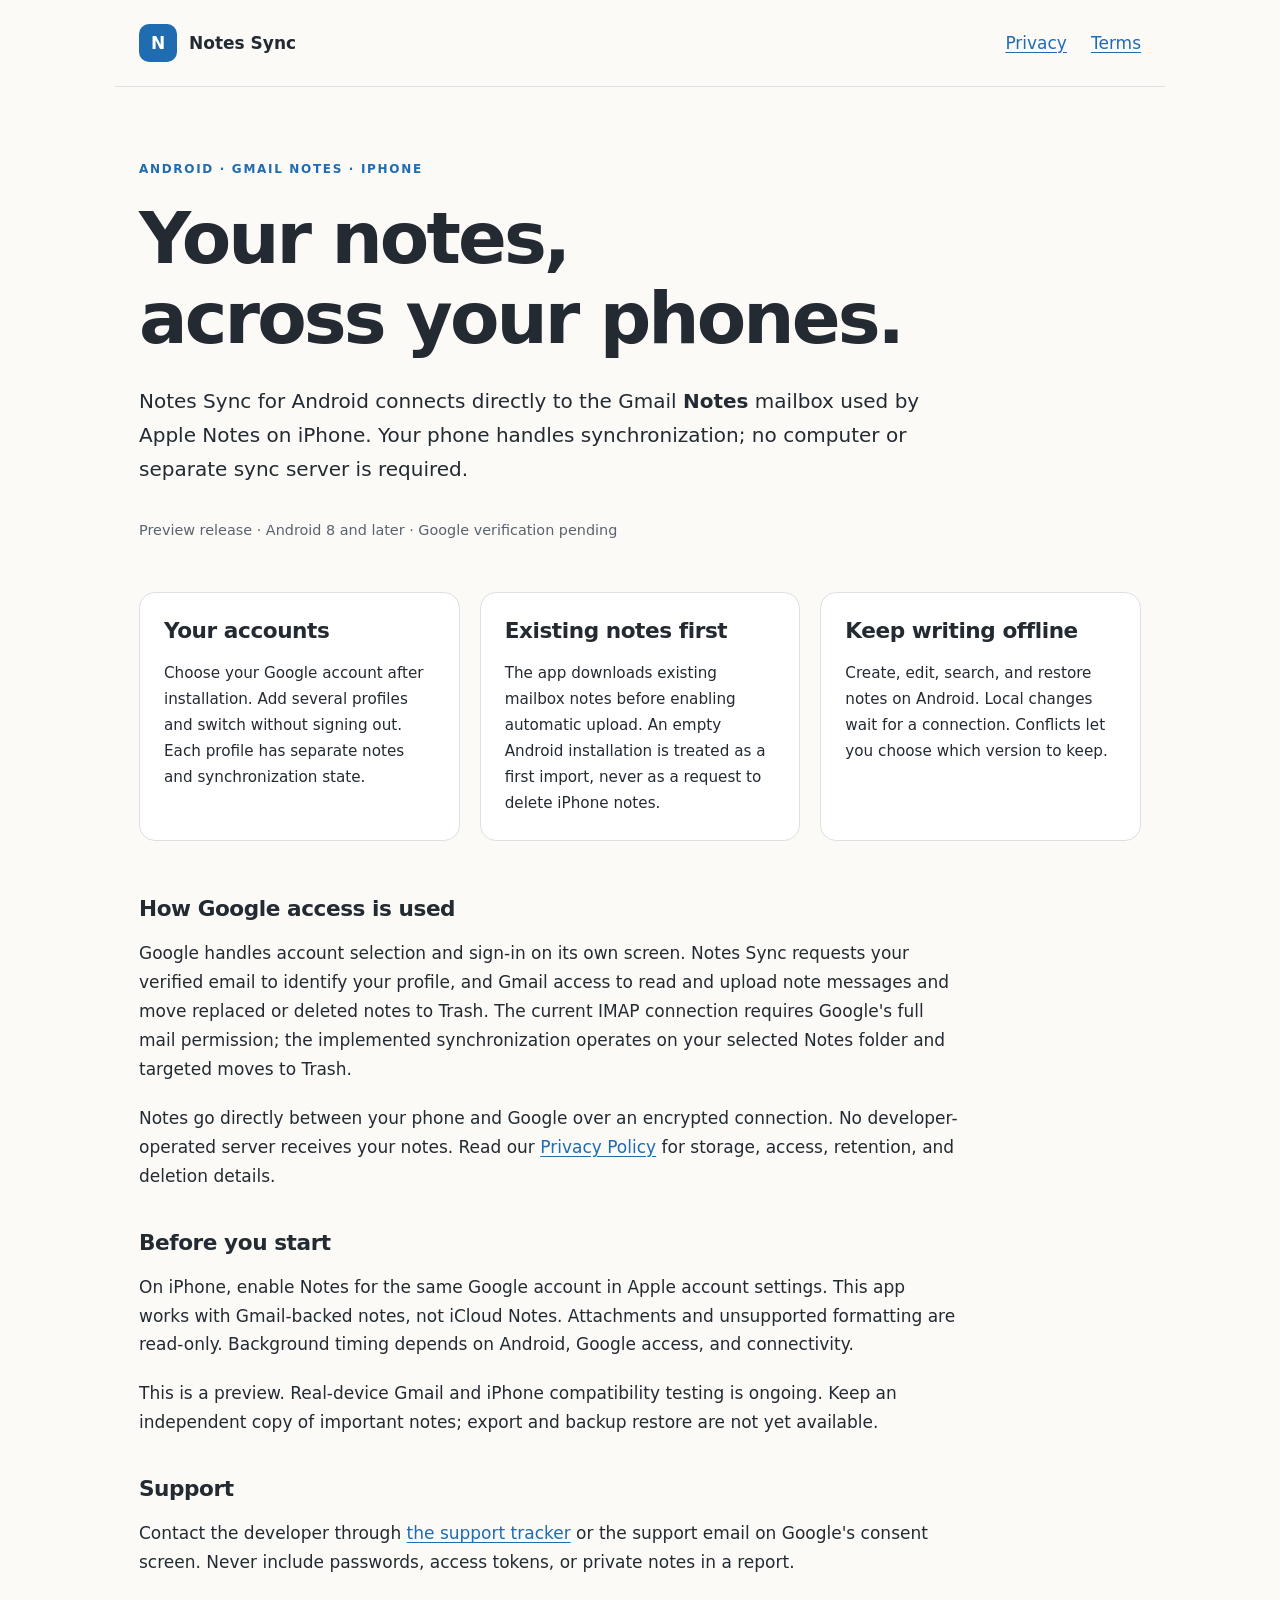
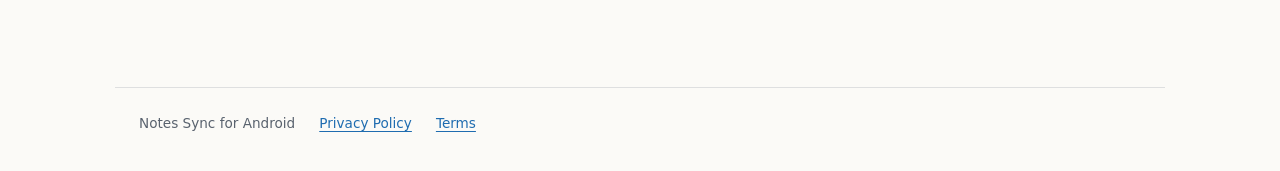
<file: index.html>
<!doctype html>
<html lang="en">
<head>
  <meta charset="utf-8">
  <meta name="viewport" content="width=device-width, initial-scale=1">
  <meta name="google-site-verification" content="36E3a5J6ENymsuOrnDU6bX2ETiE9ZsL9j9i-TERFwZk">
  <meta name="description" content="Notes Sync for Android connects directly to the Gmail Notes mailbox used by Apple Notes. Standalone, offline notes and multiple Google accounts.">
  <title>Notes Sync for Android</title>
  <link rel="stylesheet" href="style.css">
</head>
<body>
  <header><a class="brand" href="./"><span class="icon" aria-hidden="true">N</span>Notes Sync</a><nav aria-label="Main"><a href="privacy-policy.html">Privacy</a><a href="terms.html">Terms</a></nav></header>
  <main>
    <p class="eyebrow">ANDROID · GMAIL NOTES · IPHONE</p>
    <h1>Your notes,<br>across your phones.</h1>
    <p class="lead">Notes Sync for Android connects directly to the Gmail <strong>Notes</strong> mailbox used by Apple Notes on iPhone. Your phone handles synchronization; no computer or separate sync server is required.</p>
    <p class="status">Preview release · Android 8 and later · Google verification pending</p>
    <section class="features" aria-label="Features">
      <article><h2>Your accounts</h2><p>Choose your Google account after installation. Add several profiles and switch without signing out. Each profile has separate notes and synchronization state.</p></article>
      <article><h2>Existing notes first</h2><p>The app downloads existing mailbox notes before enabling automatic upload. An empty Android installation is treated as a first import, never as a request to delete iPhone notes.</p></article>
      <article><h2>Keep writing offline</h2><p>Create, edit, search, and restore notes on Android. Local changes wait for a connection. Conflicts let you choose which version to keep.</p></article>
    </section>
    <section><h2>How Google access is used</h2><p>Google handles account selection and sign-in on its own screen. Notes Sync requests your verified email to identify your profile, and Gmail access to read and upload note messages and move replaced or deleted notes to Trash. The current IMAP connection requires Google's full mail permission; the implemented synchronization operates on your selected Notes folder and targeted moves to Trash.</p><p>Notes go directly between your phone and Google over an encrypted connection. No developer-operated server receives your notes. Read our <a href="privacy-policy.html">Privacy Policy</a> for storage, access, retention, and deletion details.</p></section>
    <section><h2>Before you start</h2><p>On iPhone, enable Notes for the same Google account in Apple account settings. This app works with Gmail-backed notes, not iCloud Notes. Attachments and unsupported formatting are read-only. Background timing depends on Android, Google access, and connectivity.</p><p>This is a preview. Real-device Gmail and iPhone compatibility testing is ongoing. Keep an independent copy of important notes; export and backup restore are not yet available.</p></section>
    <section><h2>Support</h2><p>Contact the developer through <a href="https://github.com/vahan-jan/vahan-jan.github.io/issues">the support tracker</a> or the support email on Google's consent screen. Never include passwords, access tokens, or private notes in a report.</p></section>
  </main>
  <footer><span>Notes Sync for Android</span><a href="privacy-policy.html">Privacy Policy</a><a href="terms.html">Terms</a></footer>
</body>
</html>
</file>
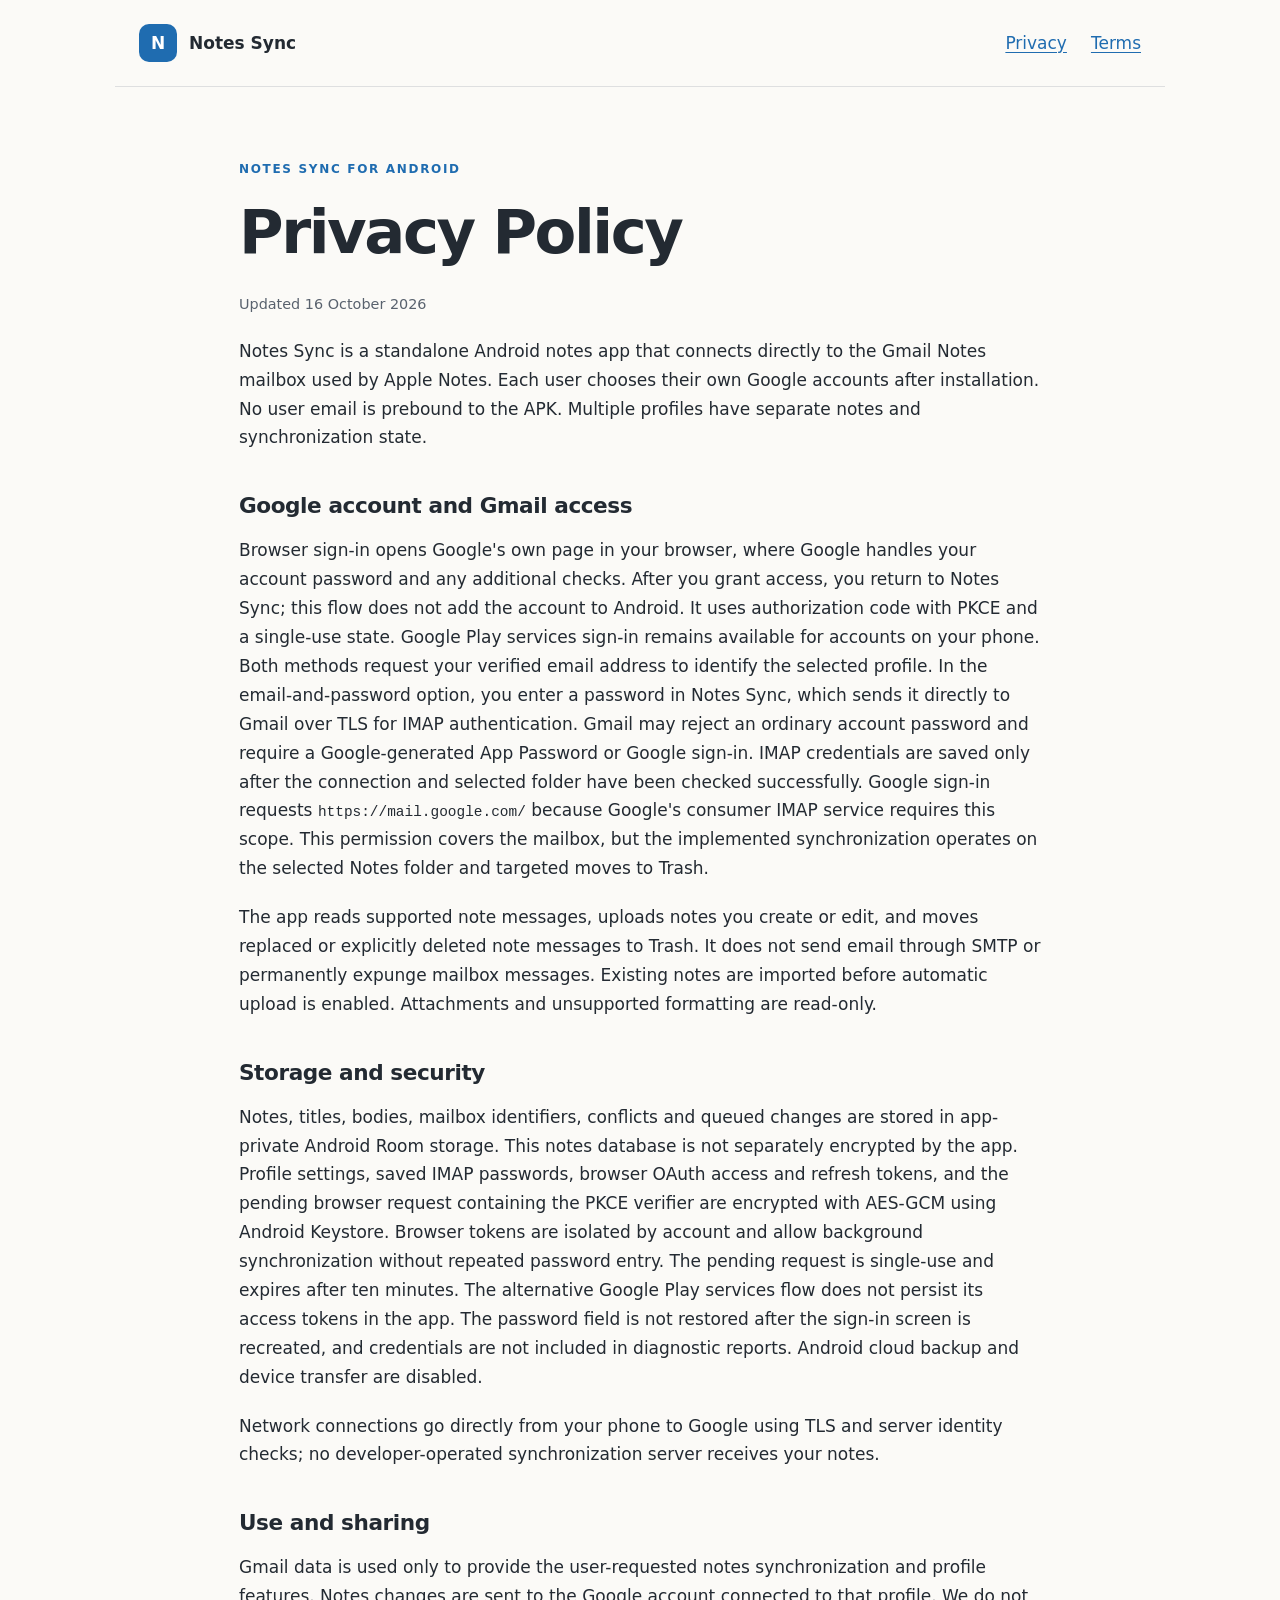
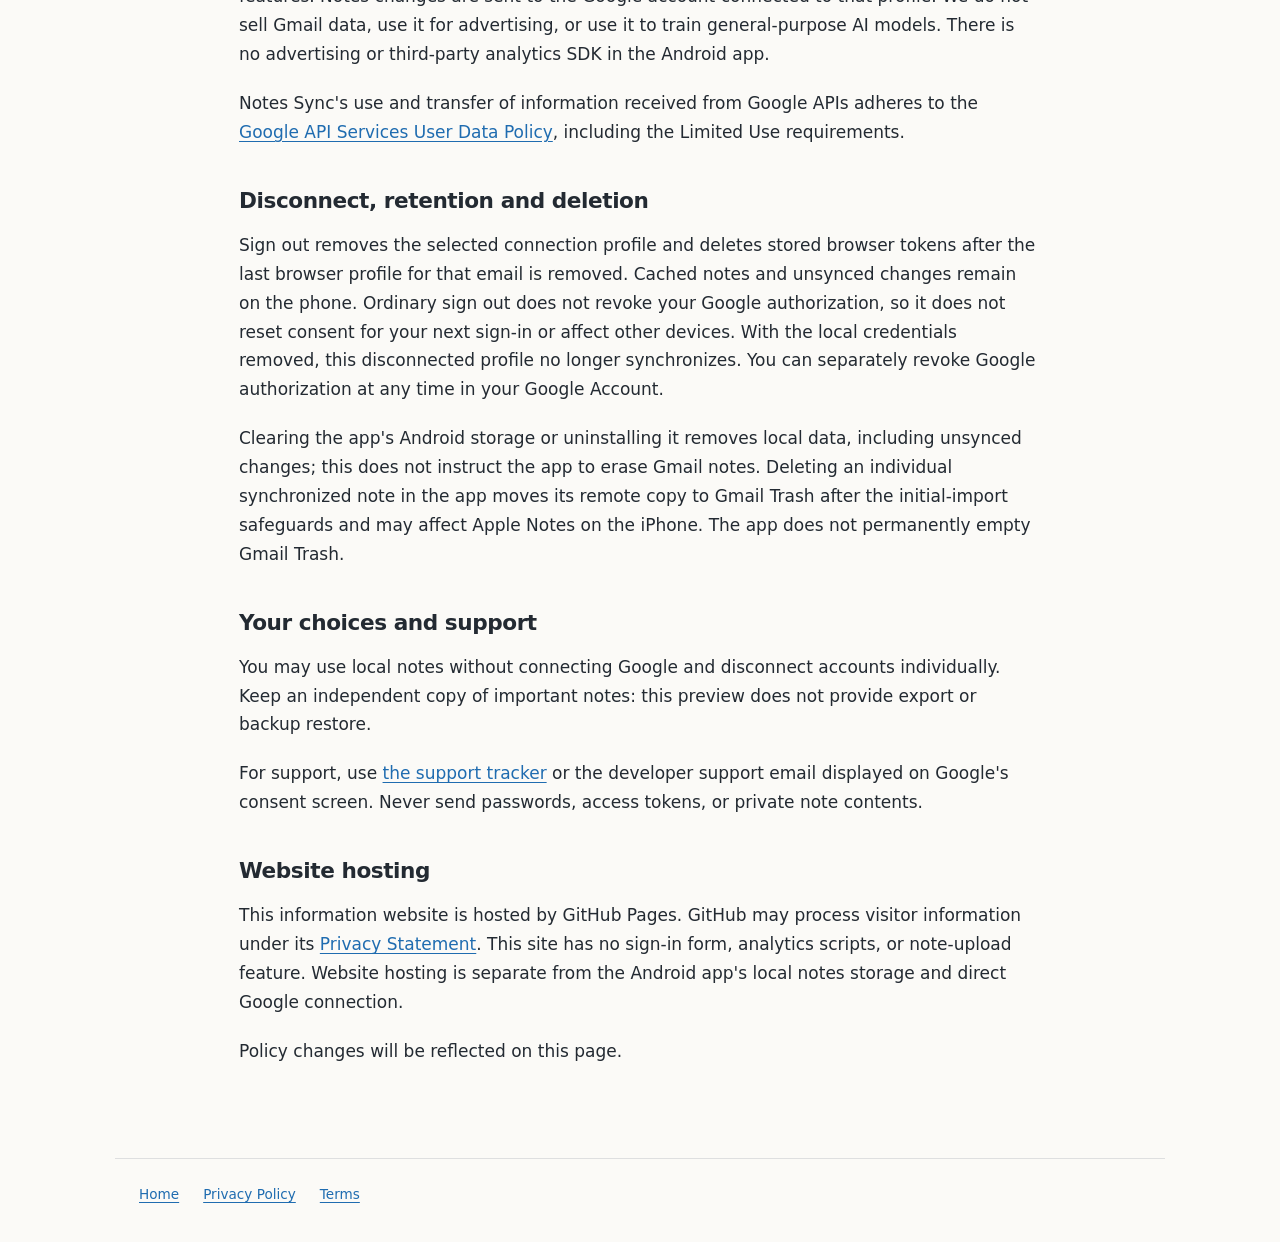
<file: privacy-policy.html>
<!doctype html>
<html lang="en">
<head><meta charset="utf-8"><meta name="viewport" content="width=device-width, initial-scale=1"><title>Privacy Policy · Notes Sync for Android</title><link rel="stylesheet" href="style.css"></head>
<body>
  <header><a class="brand" href="./"><span class="icon" aria-hidden="true">N</span>Notes Sync</a><nav aria-label="Main"><a href="privacy-policy.html" aria-current="page">Privacy</a><a href="terms.html">Terms</a></nav></header>
  <main class="legal">
    <p class="eyebrow">NOTES SYNC FOR ANDROID</p><h1>Privacy Policy</h1><p class="muted">Updated 16 October 2026</p>
    <p>Notes Sync is a standalone Android notes app that connects directly to the Gmail Notes mailbox used by Apple Notes. Each user chooses their own Google accounts after installation. No user email is prebound to the APK. Multiple profiles have separate notes and synchronization state.</p>
    <h2>Google account and Gmail access</h2>
    <p>Browser sign-in opens Google's own page in your browser, where Google handles your account password and any additional checks. After you grant access, you return to Notes Sync; this flow does not add the account to Android. It uses authorization code with PKCE and a single-use state. Google Play services sign-in remains available for accounts on your phone. Both methods request your verified email address to identify the selected profile. In the email-and-password option, you enter a password in Notes Sync, which sends it directly to Gmail over TLS for IMAP authentication. Gmail may reject an ordinary account password and require a Google-generated App Password or Google sign-in. IMAP credentials are saved only after the connection and selected folder have been checked successfully. Google sign-in requests <code>https://mail.google.com/</code> because Google's consumer IMAP service requires this scope. This permission covers the mailbox, but the implemented synchronization operates on the selected Notes folder and targeted moves to Trash.</p>
    <p>The app reads supported note messages, uploads notes you create or edit, and moves replaced or explicitly deleted note messages to Trash. It does not send email through SMTP or permanently expunge mailbox messages. Existing notes are imported before automatic upload is enabled. Attachments and unsupported formatting are read-only.</p>
    <h2>Storage and security</h2>
    <p>Notes, titles, bodies, mailbox identifiers, conflicts and queued changes are stored in app-private Android Room storage. This notes database is not separately encrypted by the app. Profile settings, saved IMAP passwords, browser OAuth access and refresh tokens, and the pending browser request containing the PKCE verifier are encrypted with AES-GCM using Android Keystore. Browser tokens are isolated by account and allow background synchronization without repeated password entry. The pending request is single-use and expires after ten minutes. The alternative Google Play services flow does not persist its access tokens in the app. The password field is not restored after the sign-in screen is recreated, and credentials are not included in diagnostic reports. Android cloud backup and device transfer are disabled.</p>
    <p>Network connections go directly from your phone to Google using TLS and server identity checks; no developer-operated synchronization server receives your notes.</p>
    <h2>Use and sharing</h2>
    <p>Gmail data is used only to provide the user-requested notes synchronization and profile features. Notes changes are sent to the Google account connected to that profile. We do not sell Gmail data, use it for advertising, or use it to train general-purpose AI models. There is no advertising or third-party analytics SDK in the Android app.</p>
    <p>Notes Sync's use and transfer of information received from Google APIs adheres to the <a href="https://developers.google.com/terms/api-services-user-data-policy">Google API Services User Data Policy</a>, including the Limited Use requirements.</p>
    <h2>Disconnect, retention and deletion</h2>
    <p>Sign out removes the selected connection profile and deletes stored browser tokens after the last browser profile for that email is removed. Cached notes and unsynced changes remain on the phone. Ordinary sign out does not revoke your Google authorization, so it does not reset consent for your next sign-in or affect other devices. With the local credentials removed, this disconnected profile no longer synchronizes. You can separately revoke Google authorization at any time in your Google Account.</p>
    <p>Clearing the app's Android storage or uninstalling it removes local data, including unsynced changes; this does not instruct the app to erase Gmail notes. Deleting an individual synchronized note in the app moves its remote copy to Gmail Trash after the initial-import safeguards and may affect Apple Notes on the iPhone. The app does not permanently empty Gmail Trash.</p>
    <h2>Your choices and support</h2>
    <p>You may use local notes without connecting Google and disconnect accounts individually. Keep an independent copy of important notes: this preview does not provide export or backup restore.</p>
    <p>For support, use <a href="https://github.com/vahan-jan/vahan-jan.github.io/issues">the support tracker</a> or the developer support email displayed on Google's consent screen. Never send passwords, access tokens, or private note contents.</p>
    <h2>Website hosting</h2>
    <p>This information website is hosted by GitHub Pages. GitHub may process visitor information under its <a href="https://docs.github.com/en/site-policy/privacy-policies/github-general-privacy-statement">Privacy Statement</a>. This site has no sign-in form, analytics scripts, or note-upload feature. Website hosting is separate from the Android app's local notes storage and direct Google connection.</p>
    <p>Policy changes will be reflected on this page.</p>
  </main>
  <footer><a href="./">Home</a><a href="privacy-policy.html">Privacy Policy</a><a href="terms.html">Terms</a></footer>
</body>
</html>
</file>
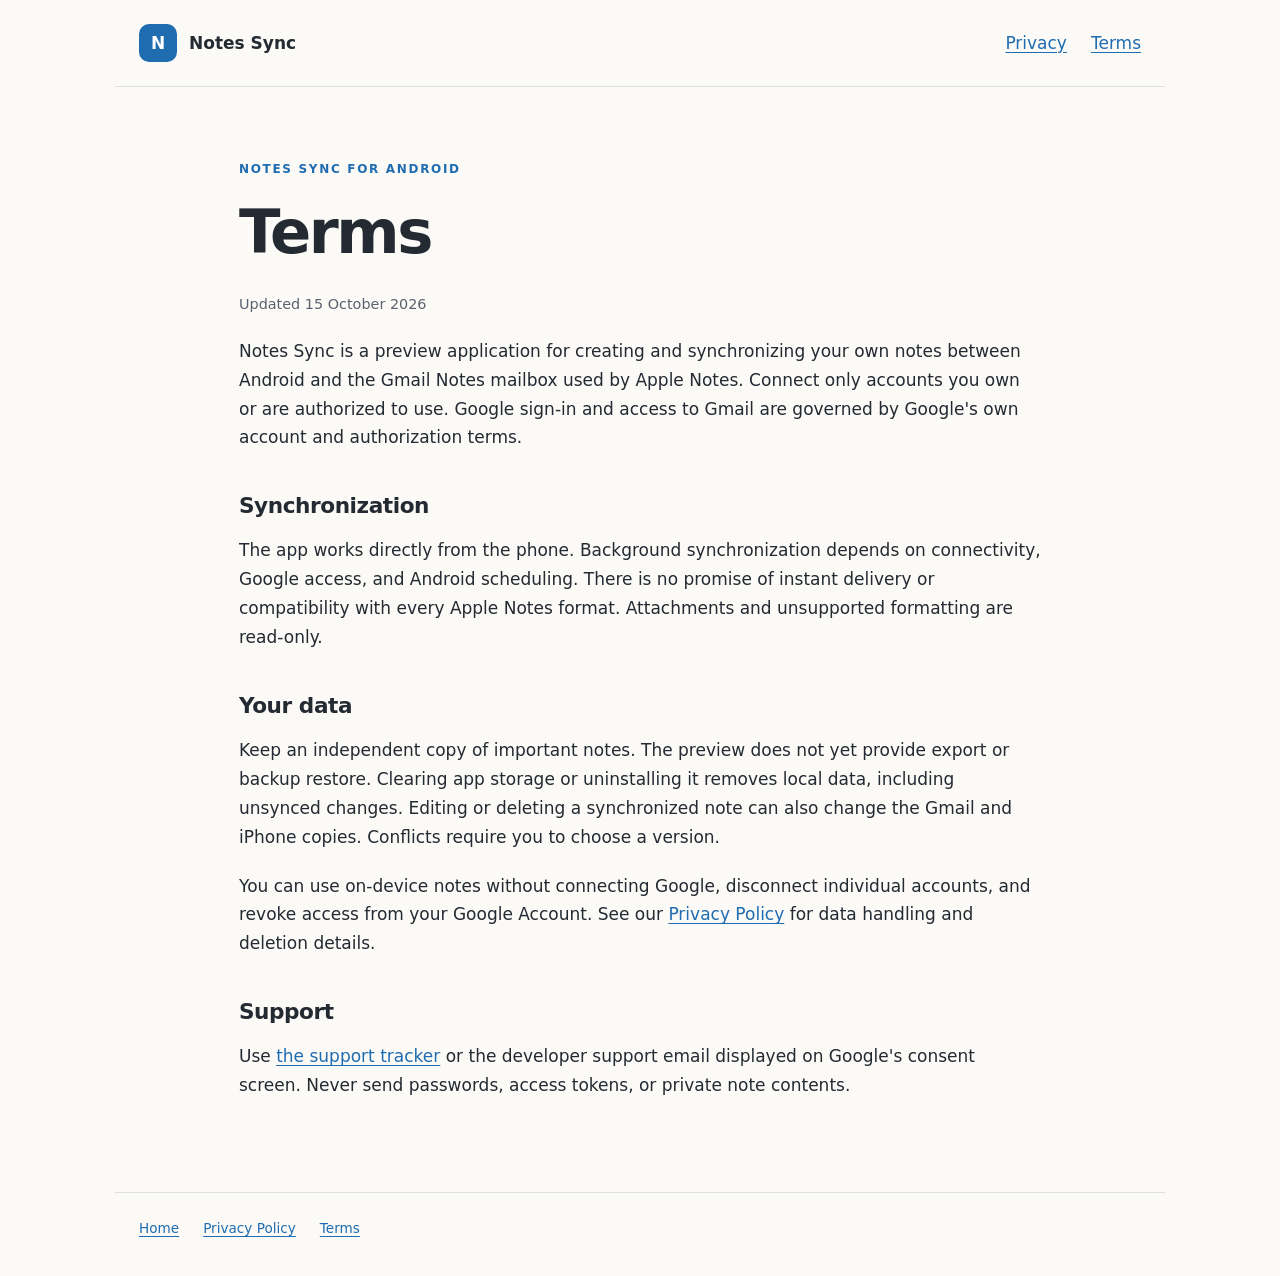
<file: terms.html>
<!doctype html>
<html lang="en">
<head><meta charset="utf-8"><meta name="viewport" content="width=device-width, initial-scale=1"><title>Terms · Notes Sync for Android</title><link rel="stylesheet" href="style.css"></head>
<body>
  <header><a class="brand" href="./"><span class="icon" aria-hidden="true">N</span>Notes Sync</a><nav aria-label="Main"><a href="privacy-policy.html">Privacy</a><a href="terms.html" aria-current="page">Terms</a></nav></header>
  <main class="legal">
    <p class="eyebrow">NOTES SYNC FOR ANDROID</p><h1>Terms</h1><p class="muted">Updated 15 October 2026</p>
    <p>Notes Sync is a preview application for creating and synchronizing your own notes between Android and the Gmail Notes mailbox used by Apple Notes. Connect only accounts you own or are authorized to use. Google sign-in and access to Gmail are governed by Google's own account and authorization terms.</p>
    <h2>Synchronization</h2><p>The app works directly from the phone. Background synchronization depends on connectivity, Google access, and Android scheduling. There is no promise of instant delivery or compatibility with every Apple Notes format. Attachments and unsupported formatting are read-only.</p>
    <h2>Your data</h2><p>Keep an independent copy of important notes. The preview does not yet provide export or backup restore. Clearing app storage or uninstalling it removes local data, including unsynced changes. Editing or deleting a synchronized note can also change the Gmail and iPhone copies. Conflicts require you to choose a version.</p>
    <p>You can use on-device notes without connecting Google, disconnect individual accounts, and revoke access from your Google Account. See our <a href="privacy-policy.html">Privacy Policy</a> for data handling and deletion details.</p>
    <h2>Support</h2><p>Use <a href="https://github.com/vahan-jan/vahan-jan.github.io/issues">the support tracker</a> or the developer support email displayed on Google's consent screen. Never send passwords, access tokens, or private note contents.</p>
  </main>
  <footer><a href="./">Home</a><a href="privacy-policy.html">Privacy Policy</a><a href="terms.html">Terms</a></footer>
</body>
</html>
</file>
<file: style.css>
:root{color-scheme:light;--bg:#fbfaf7;--surface:#fff;--ink:#232a32;--muted:#59626e;--accent:#1f6cb0;--line:#dedfe0;--radius:16px;--space:24px}
*{box-sizing:border-box}body{margin:0;background:var(--bg);color:var(--ink);font:17px/1.7 system-ui,-apple-system,BlinkMacSystemFont,"Segoe UI",sans-serif}a{color:var(--accent);text-underline-offset:.2em}a:focus-visible{outline:3px solid var(--accent);outline-offset:5px}header,main,footer{max-width:1050px;margin:auto;padding:var(--space)}header{display:flex;align-items:center;justify-content:space-between;gap:var(--space);border-bottom:1px solid var(--line)}.brand{display:flex;align-items:center;gap:12px;font-weight:700;color:var(--ink);text-decoration:none}.icon{display:grid;place-items:center;background:var(--accent);color:var(--surface);width:38px;height:38px;border-radius:10px}nav{display:flex;gap:var(--space)}main{padding-top:72px;padding-bottom:72px}h1{font-size:clamp(2.4rem,7vw,4.5rem);line-height:1.1;letter-spacing:-.04em;margin:18px 0 26px}h2{font-size:1.35rem;line-height:1.3;letter-spacing:-.02em;margin:0 0 16px}p{margin:0 0 20px}.eyebrow{font-size:.75rem;font-weight:700;letter-spacing:.14em;color:var(--accent)}.lead{font-size:1.25rem;max-width:790px}.status,.muted{color:var(--muted);font-size:.9rem}.status{padding:12px 0 30px}.features{display:grid;grid-template-columns:repeat(3,minmax(0,1fr));gap:20px;padding:0;margin:0 0 54px}.features article{padding:var(--space);border:1px solid var(--line);border-radius:var(--radius);background:var(--surface)}.features p{font-size:.95rem;margin:0}section{margin-bottom:38px;max-width:100%}section:not(.features){max-width:820px}.legal{max-width:850px}.legal h1{font-size:clamp(2.4rem,6vw,3.8rem)}.legal h2{margin-top:40px}code{font-size:.85em;overflow-wrap:anywhere}footer{display:flex;flex-wrap:wrap;gap:24px;border-top:1px solid var(--line);color:var(--muted);font-size:.85rem;padding-bottom:36px}@media(max-width:720px){main{padding-top:44px;padding-bottom:44px}.features{grid-template-columns:1fr;gap:14px}header{flex-wrap:wrap;gap:14px}nav{gap:20px}.lead{font-size:1.1rem}}
</file>
